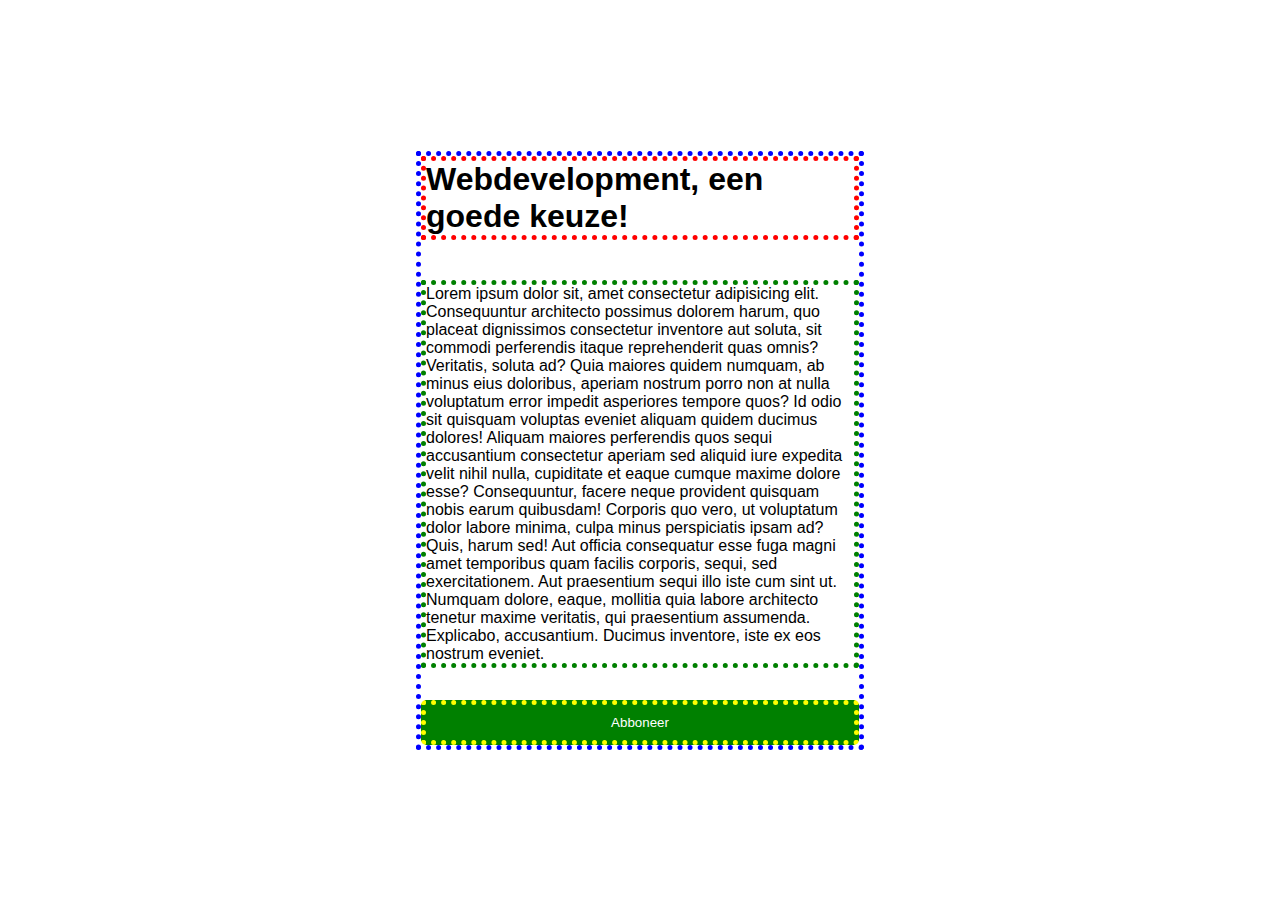
<file: F2M3FRO-px-master/index.html>
<!DOCTYPE html>
<html lang="en">
<head>
    <meta charset="UTF-8">
    <meta http-equiv="X-UA-Compatible" content="IE=edge">
    <meta name="viewport" content="width=device-width, initial-scale=1.0">
    <title>px vs rem</title>
    <link rel="stylesheet" href="style.css">
</head>
<body>
    <article>
        <h1>Webdevelopment, een goede keuze!</h1>
        <p>Lorem ipsum dolor sit, amet consectetur adipisicing elit. Consequuntur architecto possimus dolorem harum, quo placeat dignissimos consectetur inventore aut soluta, sit commodi perferendis itaque reprehenderit quas omnis? Veritatis, soluta ad?
        Quia maiores quidem numquam, ab minus eius doloribus, aperiam nostrum porro non at nulla voluptatum error impedit asperiores tempore quos? Id odio sit quisquam voluptas eveniet aliquam quidem ducimus dolores!
        Aliquam maiores perferendis quos sequi accusantium consectetur aperiam sed aliquid iure expedita velit nihil nulla, cupiditate et eaque cumque maxime dolore esse? Consequuntur, facere neque provident quisquam nobis earum quibusdam!
        Corporis quo vero, ut voluptatum dolor labore minima, culpa minus perspiciatis ipsam ad? Quis, harum sed! Aut officia consequatur esse fuga magni amet temporibus quam facilis corporis, sequi, sed exercitationem.
        Aut praesentium sequi illo iste cum sint ut. Numquam dolore, eaque, mollitia quia labore architecto tenetur maxime veritatis, qui praesentium assumenda. Explicabo, accusantium. Ducimus inventore, iste ex eos nostrum eveniet.</p>
        <button>Abboneer</button>
    </article>
</body>
</html>
</file>
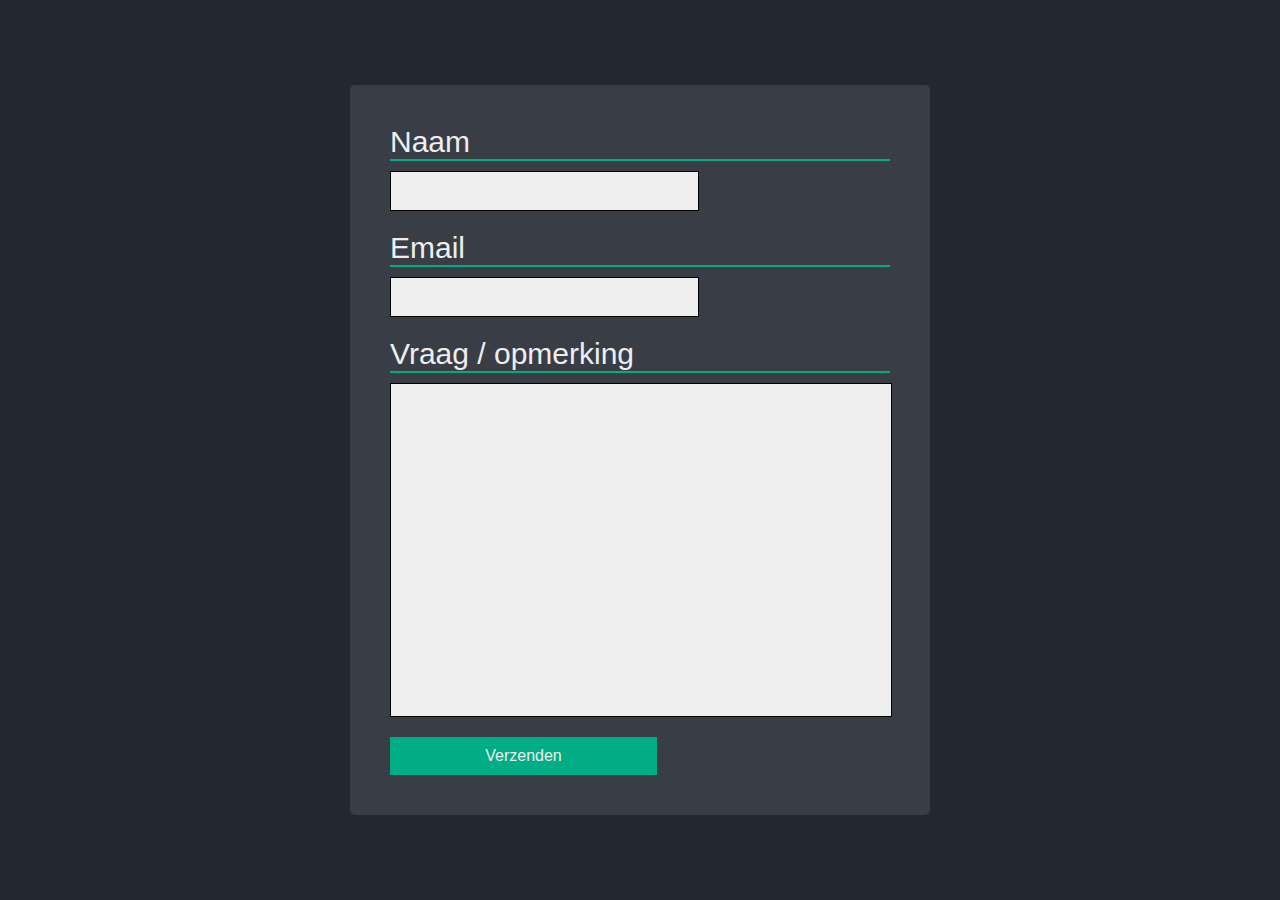
<file: les2/index.html>
<!DOCTYPE html>
<html lang="en">

<head>
    <meta charset="UTF-8">
    <meta http-equiv="X-UA-Compatible" content="IE=edge">
    <meta name="viewport" content="width=device-width, initial-scale=1.0">
    <title>Document</title>
    <link rel="stylesheet" href="style.css">
</head>

<body>
    <form>
        <div>
            <label for="">Naam</label>
            <input type="text">
        </div>
        <div>
            <label for="">Email</label>
            <input type="email">
        </div>
        <div>
            <label for="">Vraag / opmerking</label>
            <textarea class="bigText"></textarea>
        </div>
        <input class="submit" type="submit" value="Verzenden">
    </form>
</body>

</html>
</file>
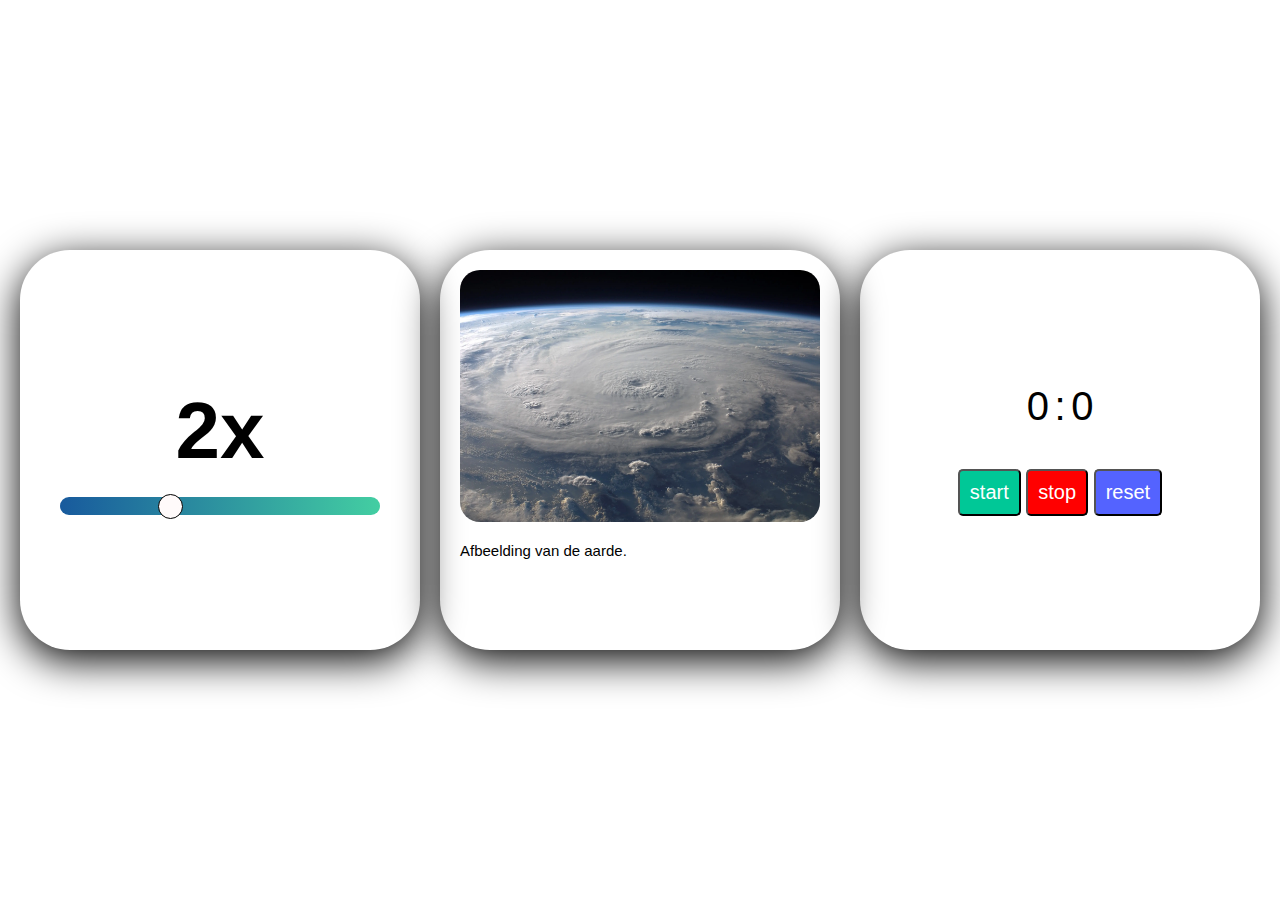
<file: stopwatch/index.html>
<!DOCTYPE html>
<html lang="en">
<head>
    <meta charset="UTF-8">
    <meta http-equiv="X-UA-Compatible" content="IE=edge">
    <meta name="viewport" content="width=device-width, initial-scale=1.0">
    <link rel="stylesheet" href="css/style.css">
    <script src="js/main.js" defer></script>
    <title>Document</title>
</head>
<body id="js--body">
    <article class="card card--slider">
        <h2 id="js--rangeValue">0</h2>
        <input id="js--slider" type="range" min="1" max="4" step="1">
    </article>
    <article class="card card--buy">
        <img id="js--img" src="" alt="">
        <p id="js--text"></p>
    </article>
    <article class="card card--stopwatch">
        <div>
            <span class="timerText" id="js--minutesTimer">0</span>
            <span class="timerText">:</span>
            <span class="timerText" id="js--secondsTimer">0</span>
        </div>
        <section class="buttonWrapper">
            <button class="button button--start" id="js--start">start</button>
            <button class="button button--stop" id="js--stop">stop</button>
            <button class="button button--reset" id="js--reset">reset</button>
        </section>
    </article>
</body>
</html>
</file>
<file: F2M3FRO-px-master/style.css>
*{
    margin:0;
    padding:0;
    box-sizing: border-box;
}

body{
    font-family: sans-serif;
    display:flex;
    justify-content: center;
    align-items: center;
    min-height:100vh;
    font-size:1rem;
}

article{
    width: 35vw;
    border: 5px dotted blue;
}

h1{
    font-size: 2rem;
    margin-bottom: 2.5rem;
    border: 5px dotted red;
}

p{
    margin-bottom: 2rem;
    border: 5px dotted green;

}

button{
    outline:none;
    border:none;
    background: green;
    color:white;
    font-family: sans-serif;
    padding: 10px 20px;
    border-radius: 5px;
    border: 5px dotted yellow;
    width:100%;
}

@media screen and (max-width: 62.5rem) {
    body{
        background: red;
    }

    article{
        width: 80vw;
    }
}
</file>
<file: les2/style.css>
*{
    margin: 0;
    padding: 0;
}


html{
    font-size: 62.5%;
}

body{
    display: flex;
    justify-content: center;
    align-items: center;
    min-height: 100vh;
    font-family: sans-serif;
    background: #222831;
    color: #EEEEEE;
}

form{
    width: 50rem;
    min-height: 40rem;
    background: #393E46;
    display: flex;
    justify-content: flex-start;
    flex-direction: column;
    padding: 4rem;
    font-size: 3rem;
    gap: 2rem;
    border-radius: 5px;
}

form label{
    border-bottom: 2px solid #00AD85;;
}

form div{
    display: flex;
    flex-direction: column;
    gap: 1rem;
}

input{
    display: block;
    width: 30ch;
    padding: 1rem 2rem;
    font-size: 1.6rem;
    border: 1px solid black;
    background: #EEEEEE;
}

textarea{
    height: 35ch;
    width: 92%;
    font-size: 1.6rem;
    border: 1px solid black;
    font-family: sans-serif;
    padding: 1rem 2rem;
    resize: none;
    background: #EEEEEE;;
}

.submit{
    background: #00AD85;
    color: #EEEEEE;
    font-size: 1.6rem;
    border: none;
}

.submit:hover{
    cursor: pointer;
}
</file>
<file: stopwatch/css/style.css>
*{
    padding: 0;
    margin: 0;
    box-sizing: border-box;
}

html{
    font-size: 62.5%;
}

body{
    font-size: 2rem;
    display: flex;
    gap: 2rem;
    justify-content: center;
    align-items: center;
    min-height: 100vh;
    flex-wrap: wrap;
    font-family: sans-serif;
}

.card{
    width: 40rem;
    height: 40rem;
    border-radius: 5rem;
    box-shadow: 0 1rem 4rem 0 black;
    flex-shrink: 0;

}

.card--buy{
    display: flex;
    flex-direction: column;
    padding: 2rem;
    gap: 2rem;
}

.card--buy img{
    height: 70%;
    width: 100%;
    border-radius: 2rem;
}

.card--buy p{
    height: 20%;
    font-size: 75%;
}

.card--slider{
    display: flex;
    flex-direction: column;
    justify-content: center;
    align-items: center;
    padding: 4rem;
}

.card--slider > h2{
    font-size: 400%;
    margin-bottom: 2rem;
}

.card--slider > input{
    -webkit-appearance: none;
    appearance: none;
    width: 100%;
    border-radius: 5rem;
    height: 1.8rem;
    background: #43cea2;  /* fallback for old browsers */
    background: -webkit-linear-gradient(to right, #185a9d, #43cea2);  /* Chrome 10-25, Safari 5.1-6 */
    background: linear-gradient(to right, #185a9d, #43cea2); /* W3C, IE 10+/ Edge, Firefox 16+, Chrome 26+, Opera 12+, Safari 7+ */


}

.card--slider > input[type="range"]::-webkit-slider-thumb {
    -webkit-appearance: none;
    height: 2.5rem;
    width: 2.5rem;
    border-radius: 50%;
    background: snow;
    cursor: pointer;
    border: 1px solid black;

  }


.card--stopwatch{
    display: flex;
    justify-content: center;
    align-items: center;
    flex-direction: column;
    gap: 4rem;
}

.timerText{
    font-size: 200%;
}

.button{
    padding: 1rem;
    font-size: 2rem;
    border-radius: 0.5rem;
    color: white;

}

.button--start{
    background: #00C897;

}

.button--stop{
    background: red;

}

.button--reset{
    background: #5463FF;

}
</file>
